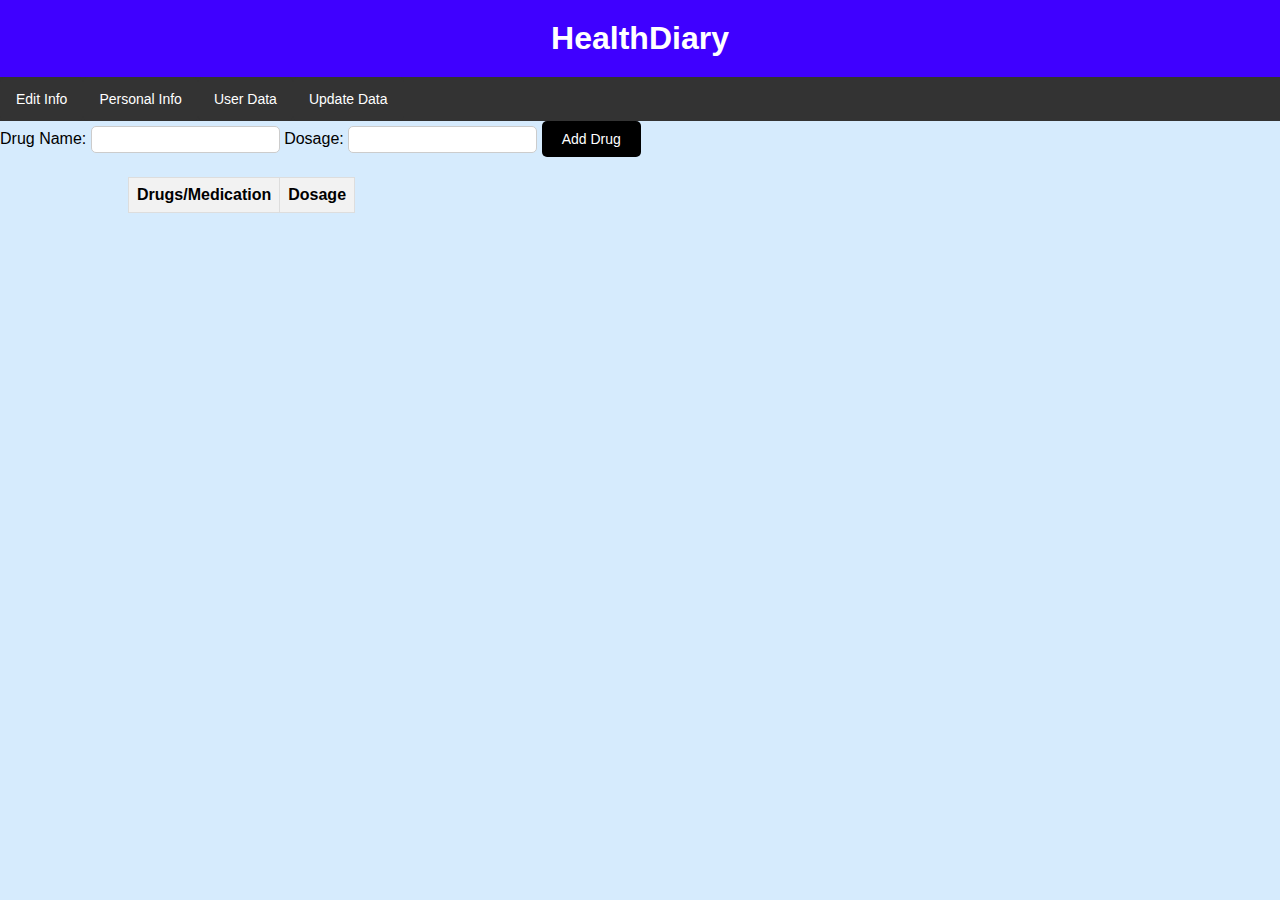
<file: healthhhhhh(1).html>
<!DOCTYPE html>
<html lang="en">
<head>
<meta charset="UTF-8">
<meta name="viewport" content="width=device-width, initial-scale=1.0">
<title>Blood Components Table</title>
<style>
    body {
        font-family: Arial, sans-serif;
        background-color: #D6EBFD; /* Light blue background color */
        margin: 0; /* Remove default margin */
        padding: 0; /* Remove default padding */
    }
    .header-container {
        background-color: #3F00FF; /* Blue container background color */
        padding: 20px;
        text-align: center;
    }
    h1 {
        margin: 0; /* Remove default margin for h1 */
        color: white; /* Text color for h1 inside header */
    }
    table {
        width: 80%;
        margin: 20px auto;
        border-collapse: collapse;
    }
    th, td {
        border: 1px solid #ddd;
        padding: 8px;
        text-align: center;
    }
    th {
        background-color: #f2f2f2;
    }
    tr:nth-child(even) {
        background-color: #f2f2f2;
    }
    tr:hover {
        background-color: #ddd;
    }
    input[type="text"] {
        padding: 5px;
        border-radius: 5px;
        border: 1px solid #ccc;
    }
    button {
        padding: 5px 10px; /* Adjust padding to make button smaller */
        font-size: 14px; /* Reduce font size */
        border: none;
        color: white;
        border-radius: 5px;
        cursor: pointer;
    }

    button[type="submit"] {
        background-color: black; /* Set background color to black */
        color: white; /* Set text color to white */
        padding: 10px 20px;
        border: none;
        border-radius: 5px;
        cursor: pointer;
    }

    .navbar {
        overflow: hidden;
        background-color: #333;
        color: white;   
    }

    .navbar button {
        float: left;
        background-color: #333;
        text-align: center;
        padding: 14px 16px;
        text-decoration: none;
    }

    .navbar a:hover, .dropdown:hover .dropbtn {
        background-color: red;
    }
</style>
</head>
<body>

<div class="header-container">
    <h1>HealthDiary</h1>
</div>

<div class="navbar">
    <button id="userpersonalDataButton" onclick="displayuserDetailsForm()">Edit Info</button>
    <button id="displayPersonalInfo" onclick="displayPersonalInfo()">Personal Info</button>
    <button id="userDataButton" onclick="displayBloodComponentTable()">User Data</button>
    <button id="updateDetailButton" onclick="toggleInputForm()">Update Data</button>
</div>

<div id="userPersonalData" style="display: none;">
    <h2>User Personal Data</h2>
    <div id="personalData"></div>
</div>

<form id="userDetailsForm" onsubmit="submitForm(event)" style="display: none;">
    <label for="name">Name:</label>
    <input type="text" id="name" name="name" required>

    <label for="email">Email:</label>
    <input type="email" id="email" name="email" required>

    <label for="age">Age:</label>
    <input type="number" id="age" name="age" required>

    <input type="submit" value="Submit">
</form>

<form id="drugForm">
    <label for="drugNameInput">Drug Name:</label>
    <input type="text" id="drugNameInput" name="drugName" required>

    <label for="dosageInput">Dosage:</label>
    <input type="text" id="dosageInput" name="dosage" required>

    <button type="submit">Add Drug</button>
</form>

<table id="drugshistroy" style="display: block;">
    <thead>
        <tr>
            <th>Drugs/Medication</th>
            <th>Dosage</th>
        </tr>
    </thead>
    <tbody id="tableBodydrug">
        <!-- Table body content will be populated dynamically using JavaScript -->
    </tbody>
</table>

<table id="bloodComponentsTable" style="display: none;">
    <thead>
        <tr>
            <th>Component</th>
            <th>Amount (mg/dL)</th>
        </tr>
    </thead>
    <tbody id="tableBody">
        <!-- Table body content will be populated dynamically using JavaScript -->
    </tbody>
</table>

<div id="inputForm" style="display: none;">
    <h3>Enter Amount for Selected Component:</h3>
    <form id="bloodForm">
        <label for="componentSelect">Select Component:</label>
        <select id="componentSelect" name="component">
            <!-- Options will be populated dynamically using JavaScript -->
        </select>
        <label for="amountInput">Amount (mg/dL):</label>
        <input type="text" id="amountInput" name="amount">
        <button type="submit">Submit</button>
    </form>
</div>

<script>
var drugsHistoryData = []; // Initialize an empty array to store drugs history data

function submitDrugForm(event) {
    event.preventDefault();

    // Get drug name and dosage values from the form
    var drugName = document.getElementById("drugNameInput").value;
    var dosage = document.getElementById("dosageInput").value;

    // Create an object representing the new drug entry
    var newDrugEntry = {
        drug: drugName,
        dosage: dosage
    };

    // Add the new drug entry to the drugs history data array
    drugsHistoryData.push(newDrugEntry);

    // Populate the drugs history table with the updated data
    populateDrugsHistoryTable();

    // Reset the form fields
    document.getElementById("drugForm").reset();
}

function populateDrugsHistoryTable() {
    var tableBody = document.getElementById('tableBodydrug');
    tableBody.innerHTML = ''; // Clear previous content
    drugsHistoryData.forEach(function(data) {
        var row = document.createElement('tr');
        row.innerHTML = '<td>' + data.drug + '</td>' +
                        '<td>' + data.dosage + '</td>';
        tableBody.appendChild(row);
    });
}

// Add event listener to the drug form submission
document.getElementById('drugForm').addEventListener('submit', submitDrugForm);

function submitForm(event) {
    event.preventDefault();
    
    // Get form values
    var name = document.getElementById("name").value;
    var email = document.getElementById("email").value;
    var age = document.getElementById("age").value;
    
    // Create object to hold user details
    var userDetails = {
        name: name,
        email: email,
        age: age
    };
    
    // Reset form
    document.getElementById("userDetailsForm").reset();
}

var bloodComponentsData = [
    { component: 'Red Blood Cells', amount: null },
    { component: 'White Blood Cells', amount: null },
    { component: 'Platelets', amount: null },
    { component: 'Hemoglobin', amount: null },
    { component: 'Hematocrit', amount: null },
    { component: 'Albumin', amount: null },
    { component: 'Total Protein', amount: null },
    { component: 'Glucose', amount: null },
    { component: 'Cholesterol', amount: null }
];

function populateTable() {
    var tableBody = document.getElementById('tableBody');
    tableBody.innerHTML = ''; // Clear previous content
    bloodComponentsData.forEach(function(data) {
        var row = document.createElement('tr');
        row.innerHTML = '<td>' + data.component + '</td>' +
                        '<td>' + (data.amount !== null ? data.amount : '') + '</td>';
        tableBody.appendChild(row);
    });
}

function handleSubmit(event) {
    event.preventDefault();
    var componentIndex = document.getElementById('componentSelect').selectedIndex;
    var amount = document.getElementById('amountInput').value;
    if (amount) {
        bloodComponentsData[componentIndex].amount = amount;
        populateTable();
        document.getElementById('bloodForm').reset(); // Reset form fields
    } else {
        alert('Please enter the amount.');
    }
}

function populateComponentOptions() {
    var select = document.getElementById('componentSelect');
    bloodComponentsData.forEach(function(data) {
        var option = document.createElement('option');
        option.text = data.component;
        select.add(option);
    });
}

function displayuserDetailsForm() {
    var inputForm1 = document.getElementById('userDetailsForm');

    if (inputForm1.style.display === 'none') {
        inputForm1.style.display = 'block';
        userpersonalDataButton.style.backgroundColor = '#f44336';
        hideOtherDisplays('userDetailsForm');
        resetButtonColors();
    } else {
        inputForm1.style.display = 'none';
        userpersonalDataButton.style.backgroundColor = '#333';
    }
}

function toggleInputForm() {
    var inputForm = document.getElementById('inputForm');

    if (inputForm.style.display === 'none') {
        inputForm.style.display = 'block';
        hideOtherDisplays('inputForm');
        resetButtonColors();
    } else {
        inputForm.style.display = 'none';
    }
}

function displayBloodComponentTable() {
    var table = document.getElementById('bloodComponentsTable');

    if (table.style.display === 'none') {
        table.style.display = 'table';
        hideOtherDisplays('bloodComponentsTable');
        resetButtonColors();
    } else {
        table.style.display = 'none';
    }
}

function displayPersonalInfo() {
    var name = document.getElementById("name").value;
    var email = document.getElementById("email").value;
    var age = document.getElementById("age").value;
    
    var personalInfo = document.getElementById("personalData");
    personalInfo.innerHTML = "<p><strong>Name:</strong> " + name + "</p>" +
                             "<p><strong>Email:</strong> " + email + "</p>" +
                             "<p><strong>Age:</strong> " + age + "</p>";

    var userPersonalData = document.getElementById('userPersonalData');
    if (userPersonalData.style.display === 'none') {
        userPersonalData.style.display = 'block';
        hideOtherDisplays('userPersonalData');
        resetButtonColors();
    } else {
        userPersonalData.style.display = 'none';
    }
}

function hideOtherDisplays(currentDisplayId) {
    var displays = ['userDetailsForm', 'bloodComponentsTable', 'inputForm', 'userPersonalData'];
    for (var i = 0; i < displays.length; i++) {
        if (displays[i] !== currentDisplayId) {
            var display = document.getElementById(displays[i]);
            if (display) {
                display.style.display = 'none';
            }
        }
    }
}

function resetButtonColors() {
    var buttons = document.getElementsByClassName('navbar')[0].getElementsByTagName('button');
    for (var i = 0; i < buttons.length; i++) {
        buttons[i].style.backgroundColor = '#333';
    }
}

populateTable();
populateComponentOptions();
document.getElementById('bloodForm').addEventListener('submit', handleSubmit);

</script>

</body>
</html>
</file>
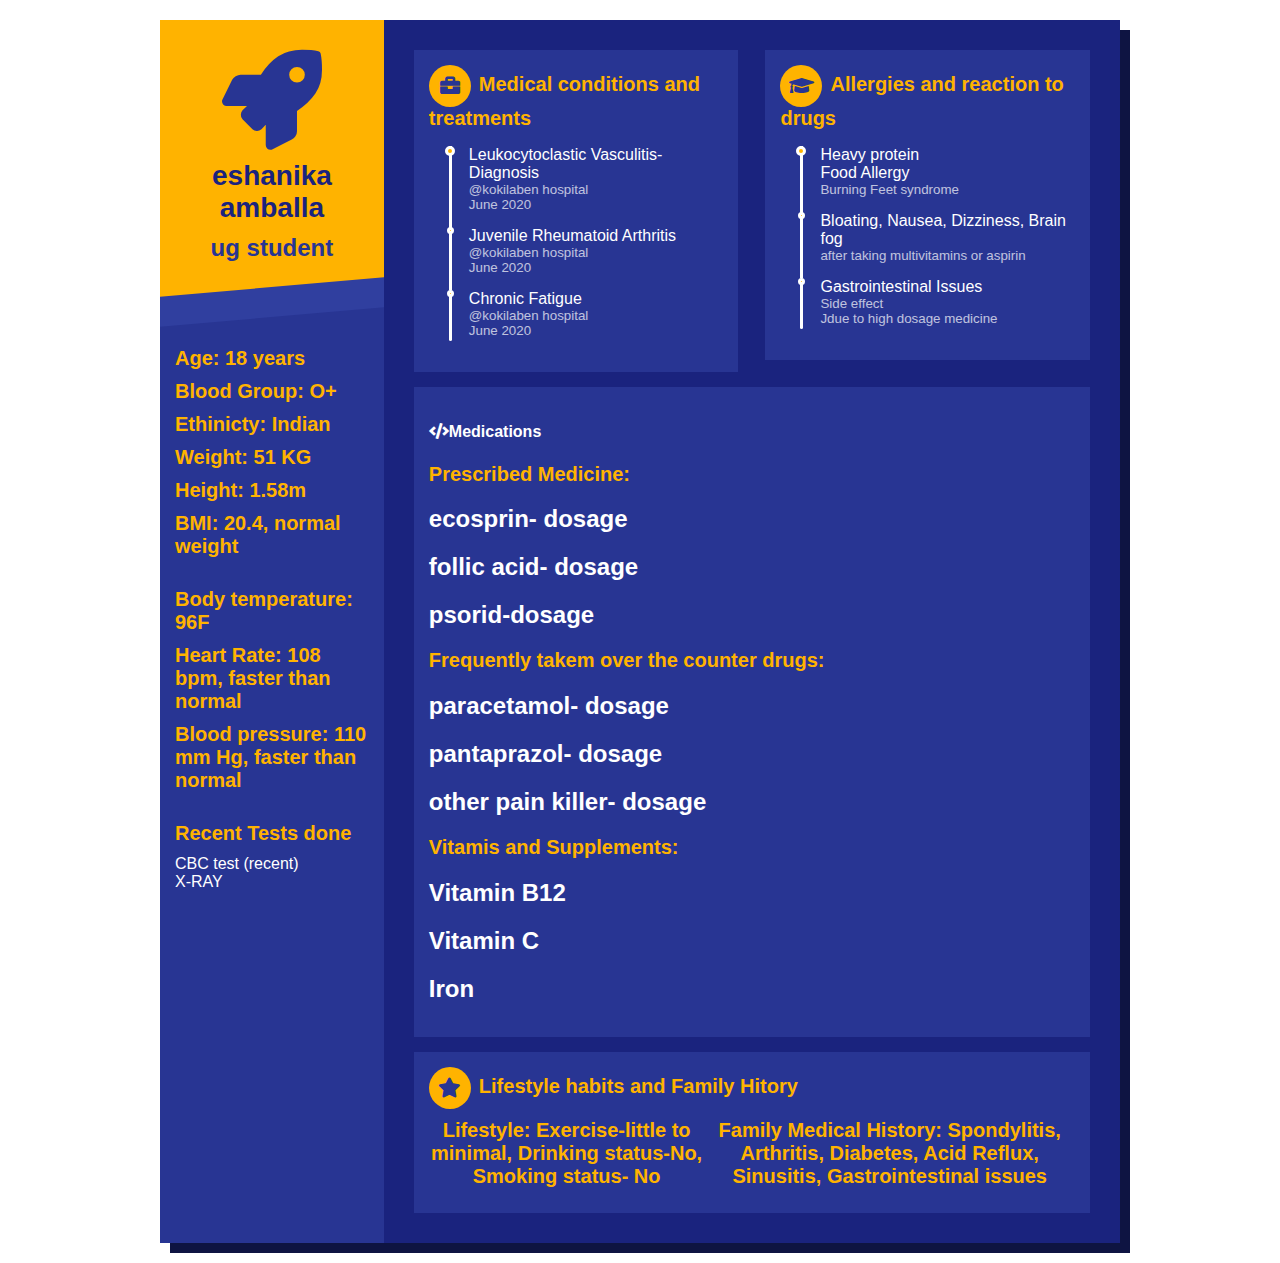
<file: profile.html>
<!DOCTYPE html>
<html lang="en">
<head>
    <meta charset="UTF-8">
    <meta name="viewport" content="width=device-width, initial-scale=1.0">
    <title>Profile Page</title>
    <!-- Link to your CSS file -->
    <link rel="stylesheet" href="profile.css">
    <!-- Link to Font Awesome CSS -->
    <link rel="stylesheet" href="https://cdnjs.cloudflare.com/ajax/libs/font-awesome/5.15.4/css/all.min.css">
</head>
<body>
<div class="resume">
    <div class="base">
      <div class="profile">
        <div class="photo">
          <!--<img src="" /> -->
          <i class="fas fa-rocket"></i>
        </div>
        <div class="info">
          <h1 class="name">Eshanika Amballa</h1>
          <h2 class="job">UG Student</h2>
        </div>
      </div>
      <div class="about">
        <h3>Age: 18 years</h3>
        <h3>Blood Group: O+</h3>
        <h3>Ethinicty: Indian</h3>
        <h3>Weight: 51 KG</h3>
        <h3>Height: 1.58m</h3>
        <h3>BMI: 20.4, normal weight</h3>
      </div>
      <div class="vital signs">
        <h3>Body temperature: 96F</h3>
        <h3>Heart Rate: 108 bpm, faster than normal</h3>
        <h3>Blood pressure: 110 mm Hg, faster than normal</h3>
        
      </div>
      <div class="Lab Tests">
        <h3>Recent Tests done</h3>
        
          <a href="https://cdn1.lalpathlabs.com/live/reports/WM17S.pdf" target="_blank">CBC test (recent)</a>
          <a href="https://www.bir.org.uk/media/258608/mark_rodriguez_-_philips_trainee_for_excellence_-_unofficial_guide_to_radiology.pdf" target="_blank">X-RAY</a>
        
      </div>
    </div>
    <div class="func">
      <div class="work">
        <h3><i class="fa fa-briefcase"></i>Medical conditions and treatments</h3>
        <ul>
          <li><span>Leukocytoclastic Vasculitis-<br>Diagnosis</span><small>@kokilaben hospital</small><small>June 2020</small></li>
          <li><span>Juvenile Rheumatoid Arthritis</span><small>@kokilaben hospital</small><small>June 2020</small></li>
          <li><span>Chronic Fatigue</span><small>@kokilaben hospital</small><small>June 2020</small></li>
        </ul>
      </div>
      <div class="edu">
        <h3><i class="fa fa-graduation-cap"></i>Allergies and reaction to drugs</h3>
        <ul>
          <li><span>Heavy protein <br>Food Allergy</span><small>Burning Feet syndrome</small></li>
          <li><span>Bloating, Nausea, Dizziness, Brain fog</span><small>after taking multivitamins or aspirin</small></li>
          <li><span>Gastrointestinal Issues</span><small>Side effect</small><small>Jdue to high dosage medicine</small></li>
        </ul>
      </div>
      <div class="skills-prog">
        <h4><i class="fas fa-code"></i>Medications</h4>
        <h3>Prescribed Medicine: </h3>
        <h2>ecosprin- dosage</h2>
        <h2>follic acid- dosage</h2>
        <h2>psorid-dosage</h2>
        <h3>Frequently takem over the counter drugs:</h3>
        <h2>paracetamol- dosage</h2>
        <h2>pantaprazol- dosage</h2>
        <h2>other pain killer- dosage</h2>
        <h3>Vitamis and Supplements:</h3>
        <h2>Vitamin B12</h2>
        <h2>Vitamin C</h2>
        <h2>Iron</h2>
      </div>
      <div class="interests">
        <h3><i class="fas fa-star"></i>Lifestyle habits and Family Hitory</h3>
        <div class="interests-items">
          <h3>Lifestyle: Exercise-little to minimal,  Drinking status-No, Smoking status- No </h3>
          
          <h3>Family Medical History: Spondylitis, Arthritis, Diabetes, Acid Reflux, Sinusitis, Gastrointestinal issues</h3>
         
        </div>
      </div>
    </div>
  </div>
</body>
</html>
</file>
<file: profile.css>
@charset "UTF-8";
 @import url("https://fonts.googleapis.com/css?family=Zilla Slab");
 * {
	 outline: none;
}
 *, *:before, *:after {
	 -webkit-box-sizing: inherit;
	 -moz-box-sizing: inherit;
	 box-sizing: inherit;
}
 html, body {
	 -webkit-box-sizing: border-box;
	 -moz-box-sizing: border-box;
	 box-sizing: border-box;
	 margin: 0;
	 padding: 0;
	 -webkit-transition: 0.5s;
	 transition: 0.5s;
	 background: #fff;
	 cursor: default;
	 font-family: "Montserrat", sans-serif;
	 font-size: 16px;
	 background-image: url("https://cdn.pixabay.com/photo/2016/08/03/09/04/universe-1566161_1280.jpg");
}
 a {
	 text-decoration: none;
	 color: #fff;
	 display: block;
	 transition-duration: 0.3s;
}
 ul {
	 list-style-type: none;
	 padding: 0;
}
 h3 {
	 color: #ffb300;
	 margin: 10px 0;
	 text-transform: none;
	 font-size: 1.25em;
}
 .resume {
	 width: 960px;
	 background: #1a237e;
	 color: #fff;
	 margin: 20px auto;
	 box-shadow: 10px 10px #0e1442;
	 position: relative;
	 display: flex;
}
 .resume .base, .resume .func {
	 box-sizing: border-box;
	 float: left;
}
 .resume .base > div, .resume .func > div {
	 padding-bottom: 10px;
}
 .resume .base > div:last-of-type, .resume .func > div:last-of-type {
	 padding-bottom: 0;
}
 .resume .base {
	 width: 30%;
	 padding: 30px 15px;
	 background: #283593;
	 color: #fff;
}
 .resume .base .profile {
	 background: #ffb300;
	 padding: 30px 15px 40px 15px;
	 margin: -30px -15px 45px -15px;
	 position: relative;
	 z-index: 2;
}
 .resume .base .profile::after {
	 content: "";
	 position: absolute;
	 background: #303f9f;
	 width: 100%;
	 height: 30px;
	 bottom: -15px;
	 left: 0;
	 transform: skewY(-5deg);
	 z-index: -1;
}
 .resume .base .profile .photo img {
	 width: 100%;
	 border-radius: 50%;
}
 .resume .base .profile .photo {
	 display: flex;
	 justify-content: center;
	 align-items: center;
}
 .resume .base .profile .fa-rocket {
	 font-size: 100px;
	 text-align: center;
	 margin: auto;
	 color: #283593;
}
 .resume .base .profile .info {
	 text-align: center;
	 color: #fff;
}
 .resume .base .profile .info .name {
	 margin-top: 10px;
	 margin-bottom: 0;
	 font-size: 1.75em;
	 text-transform: lowercase;
	 color: #1a237e;
}
 .resume .base .profile .info .job {
	 margin-top: 10px;
	 margin-bottom: 0;
	 font-size: 1.5em;
	 text-transform: lowercase;
	 color: #283593;
}
 .resume .base .contact div {
	 line-height: 24px;
}
 .resume .base .contact div a:hover {
	 color: #fdd835;
}
 .resume .base .contact div a:hover span::after {
	 width: 100%;
}
 .resume .base .contact div:hover i {
	 color: #fdd835;
}
 .resume .base .contact div i {
	 color: #ffb300;
	 width: 20px;
	 height: 20px;
	 font-size: 20px;
	 text-align: center;
	 margin-right: 15px;
	 transition-duration: 0.3s;
}
 .resume .base .contact div span {
	 position: relative;
}
 .resume .base .contact div span::after {
	 content: "";
	 position: absolute;
	 background: #fdd835;
	 height: 1px;
	 width: 0;
	 bottom: 0;
	 left: 0;
	 transition-duration: 0.3s;
}
 .resume .base .follow .box {
	 text-align: center;
	 vertical-align: middle;
}
 .resume .base .follow .box a {
	 display: inline-block;
	 vertical-align: text-bottom;
}
 .resume .base .follow .box a:hover i {
	 background: #fdd835;
	 border-radius: 5px;
	 transform: rotate(45deg) scale(0.8);
}
 .resume .base .follow .box a:hover i::before {
	 transform: rotate(-45deg) scale(1.5);
}
 .resume .base .follow .box i {
	 display: inline-block;
	 font-size: 30px;
	 background: #ffb300;
	 width: 60px;
	 height: 60px;
	 border-radius: 50%;
	 line-height: 60px;
	 color: #283593;
	 margin: 0 10px 10px 10px;
	 transition-duration: 0.3s;
}
 .resume .base .follow .box i::before {
	 transition-duration: 0.3s;
}
 .resume .base .follow .box i.fa::before {
	 display: block;
}
 .resume .func {
	 width: 100%;
	 padding: 30px;
}
 .resume .func:hover > div {
	 transition-duration: 0.5s;
}
 .resume .func:hover > div:hover h3 i {
	 transform: scale(1.25);
}
 .resume .func:hover > div:not(:hover) {
	 opacity: 0.5;
}
 .resume .func h3 {
	 transition-duration: 0.3s;
	 margin-top: 0;
}
 .resume .func h3 i {
	 color: #283593;
	 background: #ffb300;
	 width: 42px;
	 height: 42px;
	 font-size: 20px;
	 line-height: 42px;
	 border-radius: 50%;
	 text-align: center;
	 vertical-align: middle;
	 margin-right: 8px;
	 transition-duration: 0.3s;
}
 .resume .func .work, .resume .func .edu {
	 float: left;
}
 .resume .func .work small, .resume .func .edu small {
	 display: block;
	 opacity: 0.7;
}
 .resume .func .work ul li, .resume .func .edu ul li {
	 position: relative;
	 margin-left: 15px;
	 padding-left: 25px;
	 padding-bottom: 15px;
}
 .resume .func .work ul li:hover::before, .resume .func .edu ul li:hover::before {
	 animation: circle 1.2s infinite;
}
 .resume .func .work ul li:hover span, .resume .func .edu ul li:hover span {
	 color: #fdd835;
}
 @keyframes circle {
	 from {
		 box-shadow: 0 0 0 0px #fdd835;
	}
	 to {
		 box-shadow: 0 0 0 6px rgba(255, 255, 255, 0);
	}
}
 .resume .func .work ul li:first-of-type::before, .resume .func .edu ul li:first-of-type::before {
	 width: 10px;
	 height: 10px;
	 left: 1px;
}
 .resume .func .work ul li:last-of-type, .resume .func .edu ul li:last-of-type {
	 padding-bottom: 3px;
}
 .resume .func .work ul li:last-of-type::after, .resume .func .edu ul li:last-of-type::after {
	 border-radius: 1.5px;
}
 .resume .func .work ul li::before, .resume .func .work ul li::after, .resume .func .edu ul li::before, .resume .func .edu ul li::after {
	 content: "";
	 display: block;
	 position: absolute;
}
 .resume .func .work ul li::before, .resume .func .edu ul li::before {
	 width: 7px;
	 height: 7px;
	 border: 3px solid #fff;
	 background: #ffb300;
	 border-radius: 50%;
	 left: 3px;
	 z-index: 1;
}
 .resume .func .work ul li::after, .resume .func .edu ul li::after {
	 width: 3px;
	 height: 100%;
	 background: #fff;
	 left: 5px;
	 top: 0;
}
 .resume .func .work ul li span, .resume .func .edu ul li span {
	 transition-duration: 0.3s;
}
 .resume .func .work {
	 width: 48%;
	 background: #283593;
	 padding: 15px;
	 margin: 0 4% 15px 0;
}
 .resume .func .edu {
	 width: 48%;
	 background: #283593;
	 padding: 15px;
}
 .resume .func .skills-prog {
	 clear: both;
	 background: #283593;
	 padding: 15px;
}
 .resume .func .skills-prog ul {
	 margin-left: 15px;
}
 .resume .func .skills-prog ul li {
	 margin-bottom: 8px;
	 display: flex;
	 align-items: center;
	 transition-duration: 0.3s;
}
 .resume .func .skills-prog ul li:hover {
	 color: #fdd835;
}
 .resume .func .skills-prog ul li:hover .skills-bar .bar {
	 background: #fdd835;
	 box-shadow: 0 0 0 1px #fdd835;
}
 .resume .func .skills-prog ul li span {
	 display: block;
	 width: 120px;
}
 .resume .func .skills-prog ul li .skills-bar {
	 background: #fff;
	 height: 2px;
	 width: calc(100% - 120px);
	 position: relative;
	 border-radius: 2px;
}
 .resume .func .skills-prog ul li .skills-bar .bar {
	 position: absolute;
	 top: -1px;
	 height: 4px;
	 background: #ffb300;
	 box-shadow: 0 0 0 #ffb300;
	 border-radius: 5px;
}
 .resume .func .skills-soft {
	 clear: both;
	 background: #283593;
	 padding: 15px;
	 margin: 15px 0 0;
}
 .resume .func .skills-soft ul {
	 display: flex;
	 justify-content: space-between;
	 text-align: center;
}
 .resume .func .skills-soft ul li {
	 position: relative;
}
 .resume .func .skills-soft ul li:hover svg .cbar {
	 stroke: #fdd835;
	 stroke-width: 4px;
}
 .resume .func .skills-soft ul li:hover span, .resume .func .skills-soft ul li:hover small {
	 transform: scale(1.2);
}
 .resume .func .skills-soft ul li svg {
	 width: 95%;
	 fill: transparent;
	 transform: rotate(-90deg);
}
 .resume .func .skills-soft ul li svg circle {
	 stroke-width: 1px;
	 stroke: #fff;
}
 .resume .func .skills-soft ul li svg .cbar {
	 stroke-width: 3px;
	 stroke: #ffb300;
	 stroke-linecap: round;
}
 .resume .func .skills-soft ul li span, .resume .func .skills-soft ul li small {
	 position: absolute;
	 display: block;
	 width: 100%;
	 top: 52%;
	 transition-duration: 0.3s;
}
 .resume .func .skills-soft ul li span {
	 top: 40%;
}
 .resume .func .interests {
	 background: #283593;
	 margin: 15px 0 0;
	 padding: 15px;
}
 .resume .func .interests-items {
	 box-sizing: border-box;
	 padding: 0 0 15px;
	 width: 100%;
	 text-align: center;
	 display: flex;
	 justify-content: space-between;
}
 .resume .func .interests-items div {
	 display: flex;
	 flex-direction: column;
	 justify-content: center;
	 align-items: center;
	 width: 100px;
	 height: 100px;
	 border-radius: 50%;
}
 .resume .func .interests-items div:hover i {
	 transform: scale(1.2);
}
 .resume .func .interests-items div:hover span {
	 color: #fdd835;
	 transition-duration: 0.3s;
}
 .resume .func .interests-items div i {
	 font-size: 45px;
	 width: 60px;
	 height: 60px;
	 line-height: 60px;
	 color: #ffb300;
	 transition-duration: 0.3s;
}
 .resume .func .interests-items div span {
	 display: block;
}
</file>
